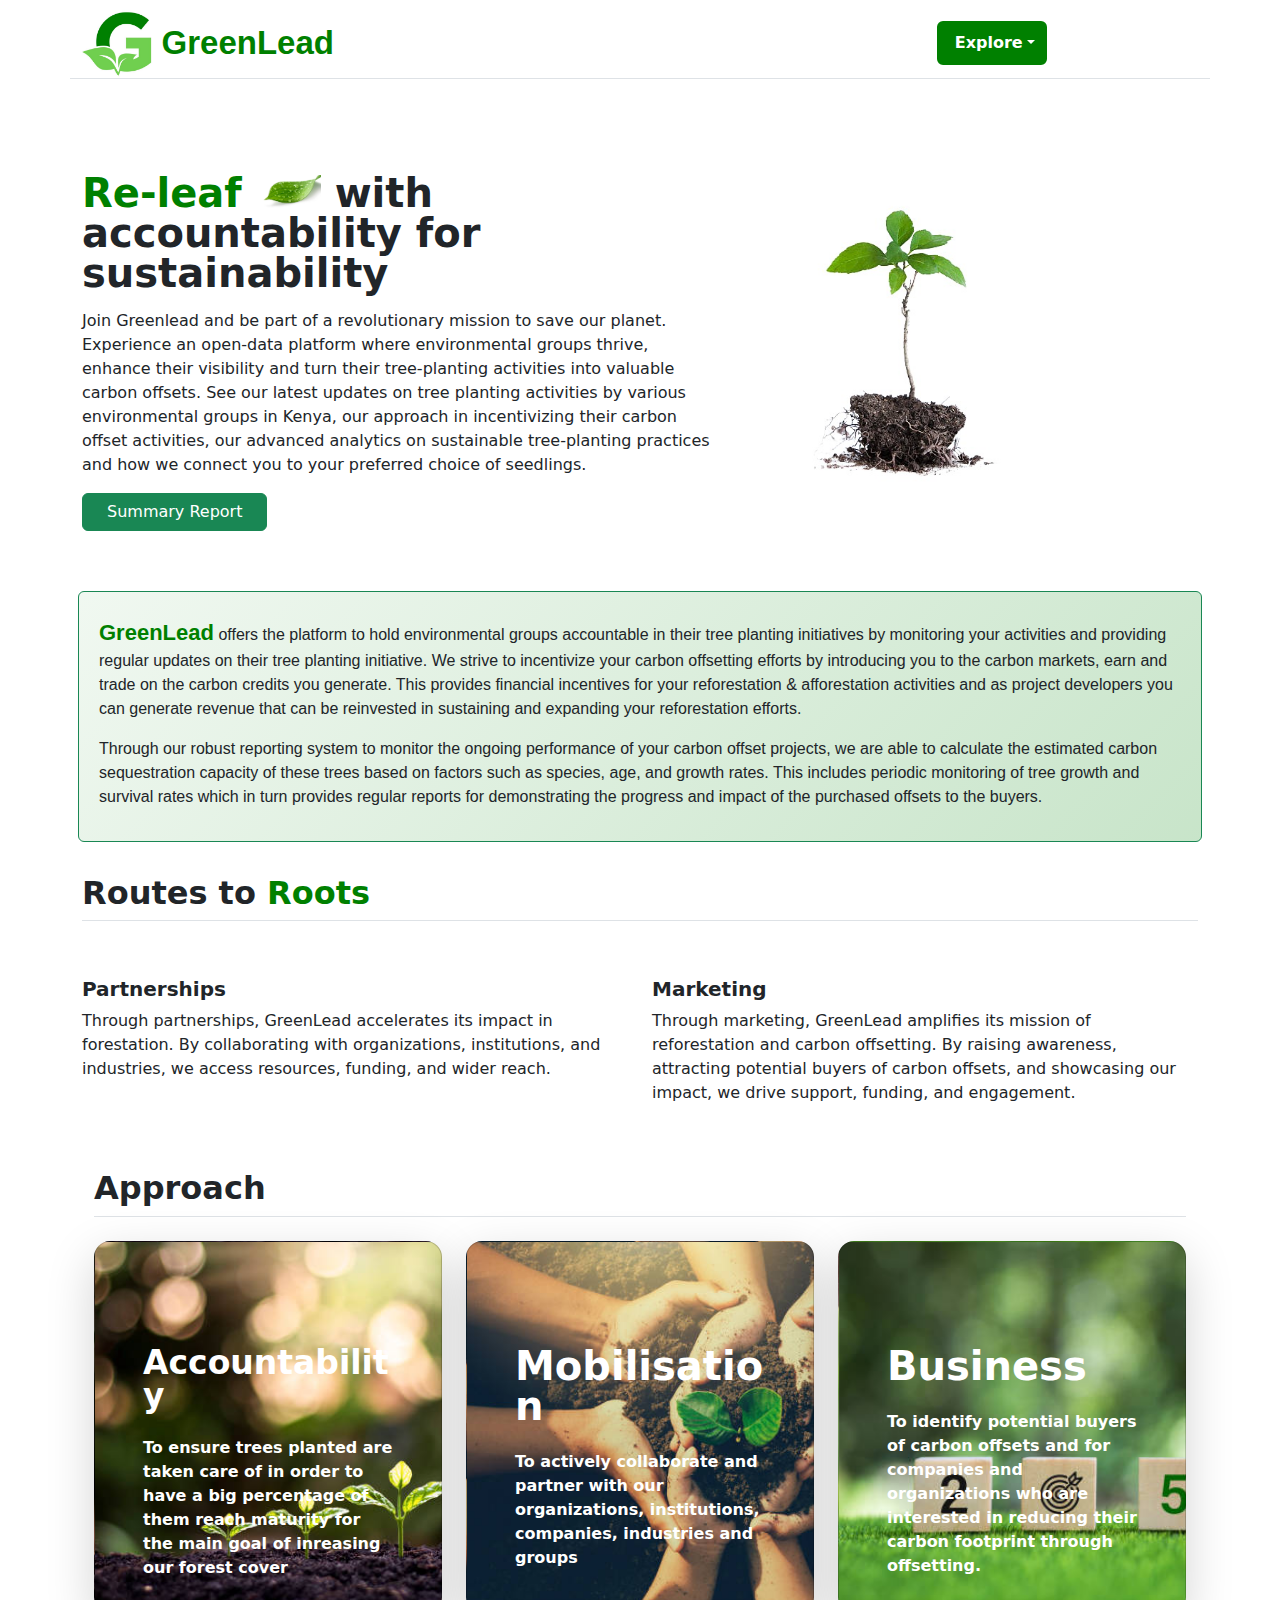
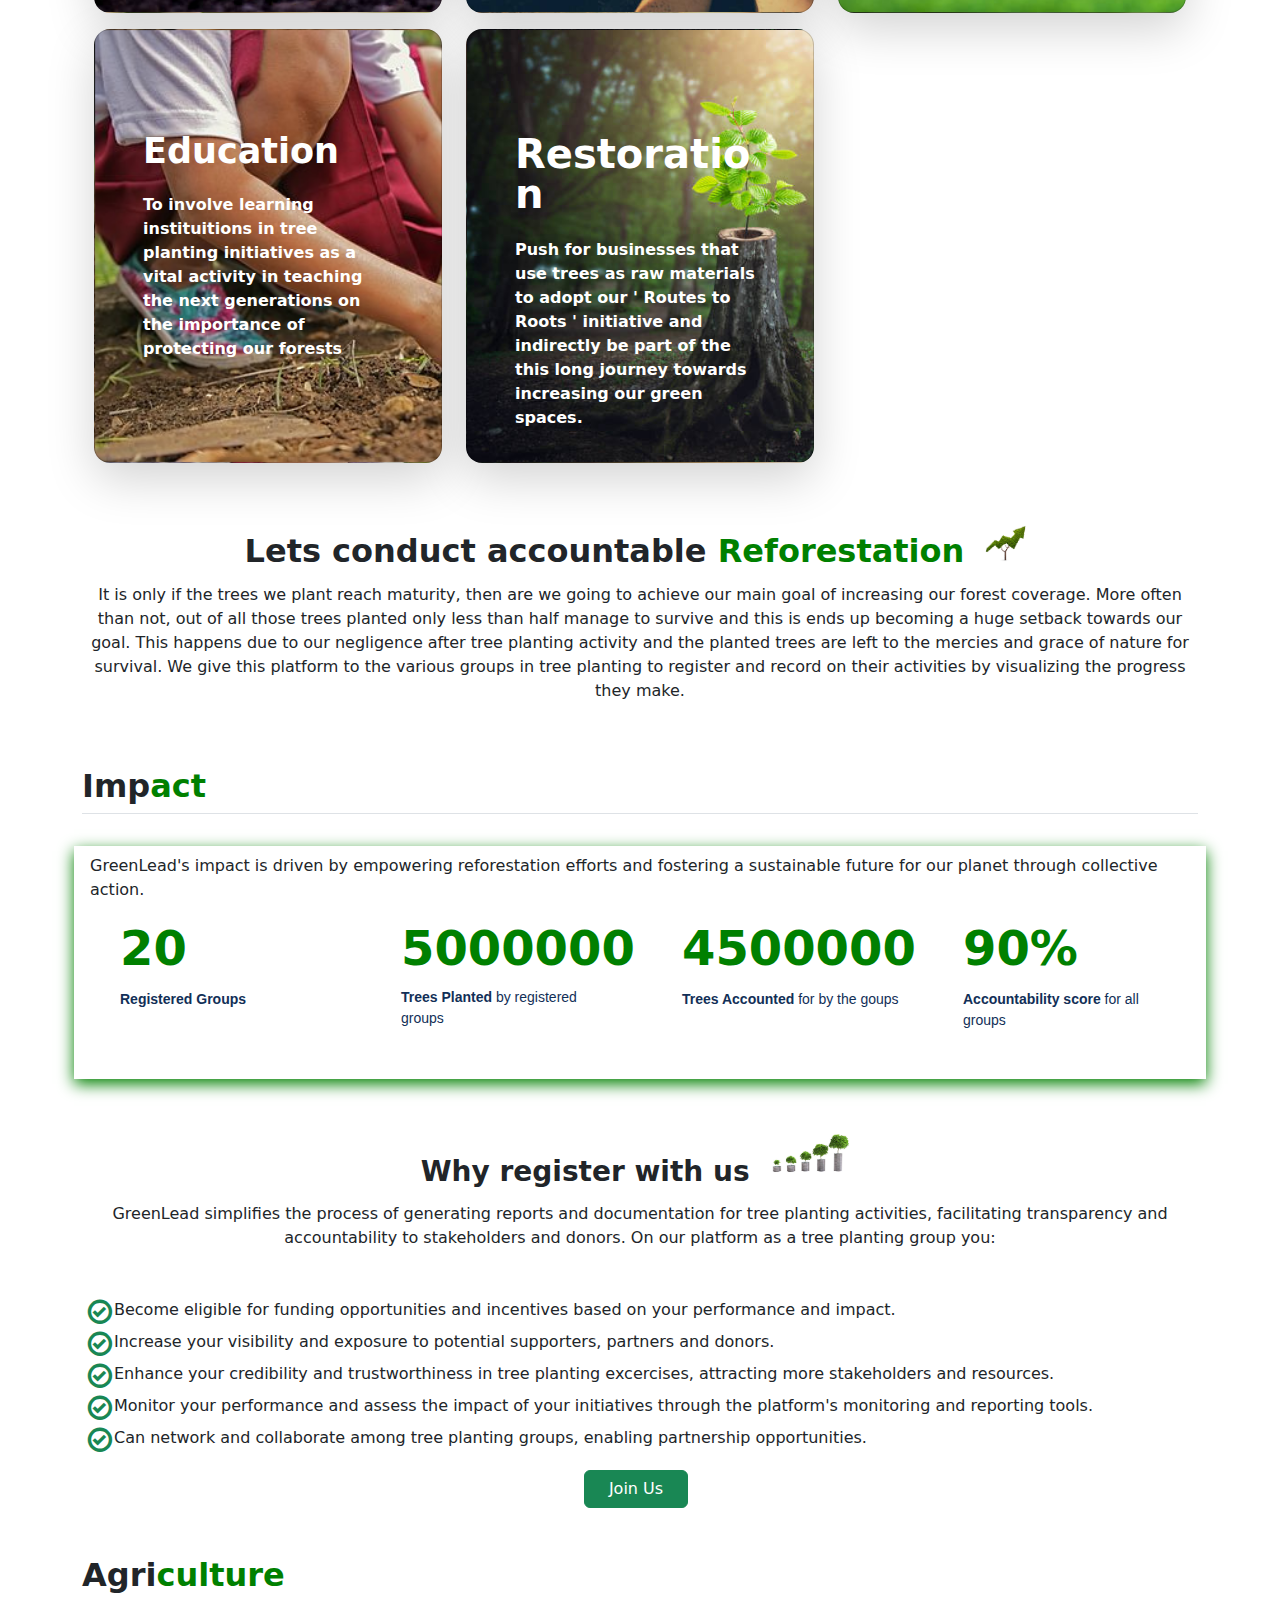
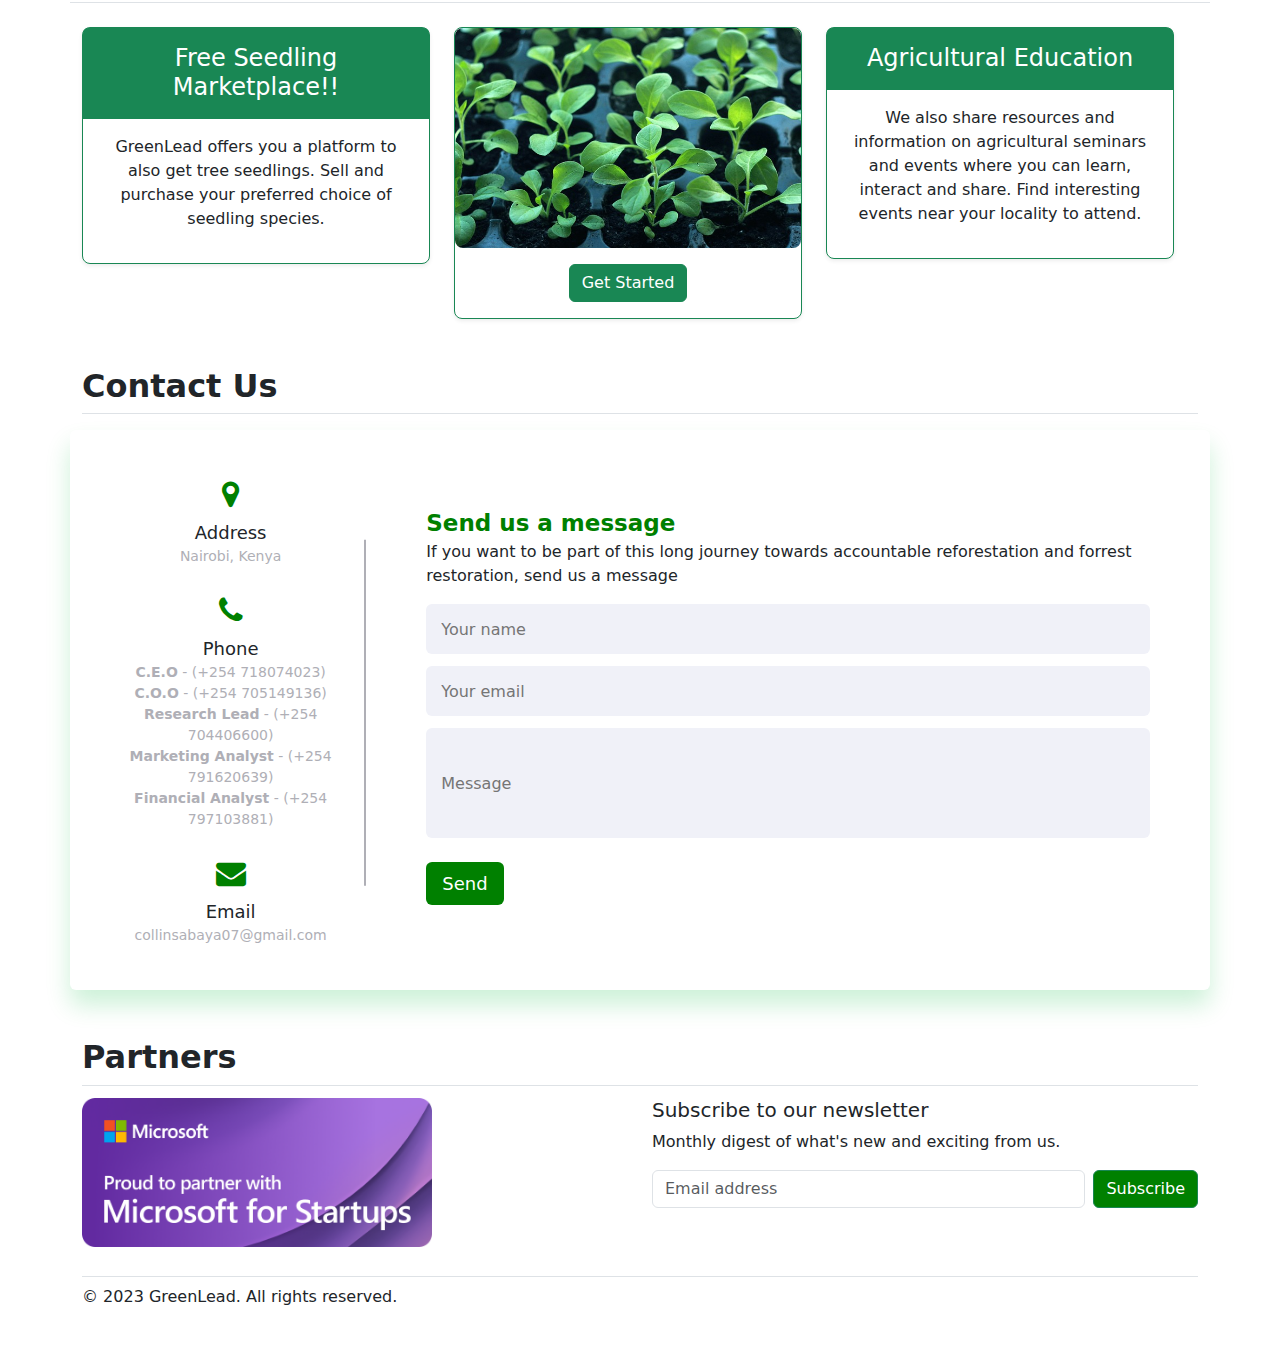
<file: index.html>
<!DOCTYPE html>
<html lang="en">
<head>
    <meta charset="UTF-8">
    <meta http-equiv="X-UA-Compatible" content="IE=edge">
    <meta name="viewport" content="width=device-width, initial-scale=1.0">
    <title> Green Space </title>
    <link href="index.css" rel="stylesheet">
    <link href="https://cdn.jsdelivr.net/npm/bootstrap@5.3.0-alpha1/dist/css/bootstrap.min.css" rel="stylesheet" >
    <link href='https://unpkg.com/boxicons@2.1.4/css/boxicons.min.css' rel='stylesheet'>
    <link rel="stylesheet" href="https://cdnjs.cloudflare.com/ajax/libs/font-awesome/4.7.0/css/font-awesome.min.css">
   

   
</head>
<body>
      
      <main>

         <!-- Navigation bar -->
         <nav class="navbar navbar-expand-lg" id="navigation" >
            <div class="container border-bottom">
              <a href="index.html" class="d-flex align-items-center col-md-3 mb-2 mb-md-0 text-dark text-decoration-none">
                <img id="logo-img" src="img/GL1.jpg" alt="" class="bi me-1" width="70" height="70" role="img" >
              <span id="logo" class="">GreenLead</span>
            </a>
              
              <button style="color: green;" class="navbar-toggler" type="button" data-bs-toggle="collapse" data-bs-target="#navbarColor02" aria-controls="navbarColor02" aria-expanded="false" aria-label="Toggle navigation">
                <span  class="navbar-toggler-icon"></span>
              </button>
              <div class="container-fluid" >
                <div class="row">
                    <div class="col-8"></div>
    
                    <div class="col-4 navbar-collapse collapse"  id="navbarColor02">

  
                      
                      <ul class="nav nav-pills">
                        <li class="nav-item dropdown">
                          <a class="nav-link dropdown-toggle show " id="drop" data-bs-toggle="dropdown" href="#" role="button" aria-haspopup="true" aria-expanded="true">Explore</a>
                          <div id="glass" class="dropdown-menu hide" data-popper-placement="bottom-start" style="position: absolute; inset: 0px auto auto 0px; margin: 0px; transform: translate(0px, 42px); width: 200px;">
                            
                            <a class="dropdown-item" href="html/register.html">Register</a>
                            <a class="dropdown-item" href="html/login.html">Login</a>
                            
                            <a class="dropdown-item" href="html/about.html">About Us</a>
                            <a class="dropdown-item" href="html/farmers.html">Farmers' Corner</a>
                            <div class="dropdown-divider"></div>
                            <h6 id="tree">Tree planting initiative</h6>
                            <a class="dropdown-item" href="html/main.html">Project GreenLead</a>
                          </div>
                        </li>
                      </ul>
                    </div>
                </div>
               
              </div>
              
            </div>
          </nav>
    


        <!-- hero -->

        <div style="background-color: white;" id="hero" class="container col-xxl-12 mt-3">
            <div class="row flex-lg-row-reverse align-items-center g-5 py-5">
              <div class="col-10 col-sm-8 col-lg-5">
                <img src="img/tree14-removebg-preview.jpg" class="d-block mx-lg-auto img-fluid" alt="" width="800" height="750" loading="lazy">
              </div>
              <div class="col-lg-7">
                  <h1 class=" fw-bold lh-1 mb-3"> 
                    <span class="releaf">Re-leaf</span>  <img src="img/leaff.jpg" alt="" class="bi mt-4" width="65" height="37" role="img" > with accountability for sustainability
                  </h1>
                  <p >Join Greenlead and be part of a revolutionary mission to save our planet. Experience an open-data platform where
                    environmental groups thrive, enhance their visibility and turn their tree-planting activities into valuable carbon offsets. 
                     See our latest updates on tree planting activities by various environmental groups in Kenya, 
                     our approach in incentivizing their carbon offset activities, our advanced analytics on sustainable 
                     tree-planting practices and how we connect you to your preferred choice of seedlings.
                    </p>
                <div class="d-grid gap-2 d-md-flex justify-content-md-start">
                  <a class="btn btn-success px-4 me-md-2" href="html/main.html">Summary Report</a>
                  
                </div>
                
              </div>
            </div>
          </div>

          
          <div  class="container col-xxl-12 mt-1">
            <div class="row py-3 g-2">
              <div id="wave" class="card border-success mb-3">               
                <div class="card-body">
                  <h4 id="title" class="card-title mb-2"></h4>
                  <p> <span class=" fw-bold releaf1">GreenLead</span> offers the platform to hold environmental groups accountable in their tree planting initiatives by monitoring
                    your activities and providing regular updates on their tree planting initiative. We strive to incentivize your carbon offsetting efforts by introducing you to the carbon markets, 
                    earn and trade on the carbon credits you generate. This provides financial incentives for your reforestation & afforestation activities and as project developers you can generate 
                    revenue that can be reinvested in sustaining and expanding your reforestation efforts.
                     
                  </p>
                  <p>Through our robust reporting system to monitor the ongoing performance of your carbon offset projects, we are able to calculate the estimated carbon sequestration capacity of these trees based on factors such as species, age, and growth rates.
                    This includes periodic monitoring of tree growth and survival rates which in turn provides regular reports for demonstrating the progress and impact of the purchased offsets to the buyers.
                  </p>
                </div>
              </div>
            </div>
          </div>


          <!-- Roots to Routes -->

          <div class="container " id="hanging-icons">
            <h2  class="pb-2 border-bottom fw-bold">Routes to <span class="root">Roots</span></h2>
            <div class="row g-4 py-5">

              <div class="col-6 align-items-start">
                <div>
                  <h3 class="fs-5 fw-bold">Partnerships</h3>
                  <p>Through partnerships, GreenLead accelerates its impact in forestation. By collaborating with organizations, institutions, and industries, we access resources, funding, and wider reach. 
                    
                  </p>                 
                </div>
              </div>

              <div class="col-6 align-items-start">
                <div>
                  <h3 class="fs-5 fw-bold">Marketing</h3>
                  <p>
                    Through marketing, GreenLead amplifies its mission of reforestation and carbon offsetting. By raising awareness, attracting potential buyers of carbon offsets,
                    and showcasing our impact, we drive support, funding, and engagement. 
                  </p>
                </div>
              </div>


            </div>
          </div>



          <div class="container px-4 " id="custom-cards">
            <h2  class="pb-2 border-bottom fw-bold">Approach</h2>    
            <div class="row row-cols-1 row-cols-lg-3 align-items-stretch g-4 py-3">
              <div class="col">
                <div id="image1" class="card card-cover h-100 overflow-hidden text-bg-dark rounded-4 shadow-lg" >
                  <div class="d-flex flex-column h-100 p-5 pb-3 text-white text-shadow-1">
                    <h3 id="text1" class="pt-5 mt-2 mb-4 display-6 lh-1 fw-bold">Accountability</h3>
                    <p class="fw-bold">To ensure trees planted are taken care of in order to have a big percentage of them reach maturity for the main goal of inreasing our forest cover</p>
                  
                  </div>
                </div>
              </div>
        
              <div class="col">
                <div id="image2" class="card card-cover h-100  overflow-hidden text-bg-dark rounded-4 shadow-lg" >
                  <div class="d-flex flex-column h-100 p-5 pb-3 text-white text-shadow-1">
                    <h3  id="text" class="pt-5 mt-2 mb-4 display-6 lh-1 fw-bold">Mobilisation</h3>
                    <p class="fw-bold">To actively collaborate and partner with our organizations, institutions, companies, industries and groups</p>
                  </div>
                </div>
              </div>
        
              <div class="col">
                <div id="image3" class="card card-cover h-100 overflow-hidden text-bg-dark rounded-4 shadow-lg">
                  <div class="d-flex flex-column h-100 p-5 pb-3 text-shadow-1">
                    <h3 class="pt-5 mt-2 mb-4 display-6 lh-1 fw-bold">Business</h3>
                    <p class="fw-bold">To identify potential buyers of carbon offsets and for companies and organizations
                       who are interested in reducing their carbon footprint through offsetting.
                    </p>
                  </div>
                </div>
              </div>
            </div>
          </div>

          <div class="container px-4 " id="custom-cards">
            <div class="row row-cols-1 row-cols-lg-3 align-items-stretch g-4 ">
              <div class="col">
                <div id="image4" class="card card-cover h-100 overflow-hidden text-bg-dark rounded-4 shadow-lg" >
                  <div class="d-flex flex-column h-100 p-5 pb-3 text-white text-shadow-1">
                    <h3 style="font-size: 35px;" class="pt-5 mt-2 mb-4 display-6 lh-1 fw-bold">Education</h3>
                    <p  class="fw-bold">To involve learning instituitions in tree planting initiatives as a vital activity in teaching
                      the next generations on the importance of protecting our forests
                    </p>
                  </div>
                </div>
              </div>
        
              <div class="col">
                <div id="image5" class="card card-cover h-100  overflow-hidden text-bg-dark rounded-4 shadow-lg" >
                  <div class="d-flex flex-column h-100 p-5 pb-3 text-white text-shadow-1">
                    <h3  id="text" class="pt-5 mt-2 mb-4 display-6 lh-1 fw-bold">Restoration</h3>
                    <p class="fw-bold">Push for businesses that use trees as raw materials to adopt our ' Routes to Roots ' initiative and indirectly be part of the this long journey towards
                      increasing our green spaces.</p>
                  </div>
                </div>
              </div>
            </div>
          </div>

          <!-- How it Works -->
          <div style="background-color: white;" id="hero" class="container col-xxl-8 mt-2">
            <div class="row flex-lg-row-reverse align-items-center g-5 py-5">
              <div id="reforest" class="col-lg-12">
                <h2 class=" fw-bold lh-1 mb-3"> 
                     Lets conduct accountable <span class="releaf">Reforestation</span>  <img src="img/grow2.jpg" alt="" class="bi " width="60" height="47" role="img" >
                </h2>
                <p >
                  It is only if the trees we plant reach maturity, then are we going to achieve our main goal of increasing our forest coverage. More often than not, out of all those trees planted
                  only less than half manage to survive and this is ends up becoming a huge setback towards our goal. This happens due to our negligence after tree planting activity and the planted trees are left
                  to the mercies and grace of nature for survival. We give this platform to the various groups in tree planting to register and record on their activities by visualizing the progress they make.
                  
                </p> 
              </div>
          
            </div>
          </div>


           <!-- measured impact -->

           <div class="container " id="hanging-icons">
            <h2  class="pb-2 border-bottom fw-bold">Imp<span class="root">act</span></h2>
            <div class="row g-3 py-4">

              <!-- ======= Facts Section ======= -->
                <section id="facts" class="facts">
                  <div class="container p-2">

                      <p>GreenLead's impact is driven by empowering reforestation efforts and fostering a sustainable future for our planet through collective action. </p>

                    <div class="row no-gutters">
                      
                      <div class="col-lg-3 col-md-6 d-md-flex align-items-md-stretch" data-aos="fade-up" data-aos-delay="100">
                        <div class="count-box">
                          <i class="bi bi-journal-richtext"></i>
                          <span>20</span>
                          <p><strong>Registered Groups</strong></p>
                        </div>
                      </div>

                      <div class="col-lg-3 col-md-6 d-md-flex align-items-md-stretch" data-aos="fade-up">
                        <div class="count-box">
                         
                          <span>5000000</span>
                          <p><strong>Trees Planted</strong> by registered groups</p>
                        </div>
                      </div>


                      <div class="col-lg-3 col-md-6 d-md-flex align-items-md-stretch" data-aos="fade-up" data-aos-delay="200">
                        <div class="count-box">
                          <i class="bi bi-headset"></i>
                          <span>4500000</span>
                          <p><strong>Trees Accounted</strong> for by the goups</p>
                        </div>
                      </div>

                      <div class="col-lg-3 col-md-6 d-md-flex align-items-md-stretch" data-aos="fade-up" data-aos-delay="300">
                        <div class="count-box">
                          <i class="bi bi-people"></i>
                          <span >90%</span>
                          <p><strong>Accountability score</strong> for all groups</p>
                        </div>
                      </div>

                    </div>

                  </div>

                </section> 
                
         
            </div>
          </div>

 

          <!-- why register with us -->

          <div style="background-color: white;" id="hero" class="container col-xxl-8 ">
            <div class="row flex-lg-row-reverse align-items-center g-4 py-4">
              <div id="reforest" class="col-lg-12">

                <h3 class=" fw-bold lh-1 mb-3"> 
                  Why register with us<span class="releaf"></span>  <img src="img/money12.jpg" alt="" class="bi " width="100" height="57" role="img" >
               </h3>

                <p>
                  GreenLead simplifies the process of generating reports and documentation for tree planting activities, facilitating transparency and accountability to stakeholders and donors. On our platform as a tree planting group you:
                  <ul class="list-unstyled text-center mt-5">
                    <li class="d-flex m-1"><i class='bx bx-check-circle fs-3 fw-bold text-success'></i> Become eligible for funding opportunities and incentives based on your performance and impact.</li>
                    <li class="d-flex m-1"><i class='bx bx-check-circle fs-3 fw-bold text-success'></i> Increase your visibility and exposure to potential supporters, partners and donors.</li>
                    <li class="d-flex m-1"><i class='bx bx-check-circle fs-3 fw-bold text-success'></i> Enhance your credibility and trustworthiness in tree planting excercises, attracting more stakeholders and resources.</li>
                    <li class="d-flex m-1"><i class='bx bx-check-circle fs-3 fw-bold text-success'></i> Monitor your performance and assess the impact of your initiatives through the platform's monitoring and reporting tools.</li>
                    <li class="d-flex m-1"><i class='bx bx-check-circle fs-3 fw-bold text-success'></i> Can network and collaborate among tree planting groups, enabling partnership opportunities.</li>
                  </ul>
                </p>
                <div class="d-grid gap-2 d-md-flex justify-content-md-center">
                  <a class="btn btn-success px-4 me-md-2" href="html/main.html">Join Us</a>    
                </div>
              </div>
          
            </div>
          </div>


          <div class="container mt-4">
            <div class="row">
              <h2  class="pb-2 border-bottom fw-bold">Agri<span class="root">culture</span></h2>  
              <div class="row row-cols-1 row-cols-md-3 mb-3 text-center mt-2 py-2">
                <div class="col">
                  <div class="card mb-4 rounded-3 shadow-sm border-success">
                    <div class="card-header py-3 text-bg-success border-success">
                      <h4 class="my-0 fw-normal">Free Seedling Marketplace!!</h4>
                    </div>
                    <div class="card-body">
                      <p>GreenLead offers you a platform to also get tree seedlings. Sell and purchase your preferred choice of seedling species.
                      </p>
                    </div>
                  </div>
                </div>
                <div class="col">
                  
                  <div class="card mb-4 rounded-3 shadow-sm border-success" >
                    <img src="img/sell3.jpg" class="  rounded-3" alt="" height="220px" loading="lazy">
                    <div class="card-body">
                      
                      <a href="{% url 'farmer' %}" class="btn btn-success">Get Started</a>
                    </div>
                  </div>
                  
                </div>
                <div class="col">
                  <div class="card mb-4 rounded-3 shadow-sm border-success">
                    <div class="card-header py-3 text-bg-success border-success">
                      <h4 class="my-0 fw-normal">Agricultural Education</h4>
                    </div>
                    <div class="card-body">
                      
                      <p>
                        We also share resources and information on agricultural seminars and events where
                        you can learn, interact and share. Find interesting events near your locality to attend.
                      </p>
                    </div>
                  </div>
                </div>
              </div>
            </div>
          </div>

          <div class="container">
            <h2  class="pb-2 border-bottom fw-bold">Contact Us</h2>
          </div>


          <div id="container" class="container mt-3 mb-5">
            
            <div class="content">
              <div class="left-side">
                <div class="address details">
                  <i class="fa fa-map-marker"></i>
                  <div class="topic">Address</div>
                  <div class="text-one">Nairobi, Kenya</div>
                </div>
                <div class="phone details">
                  <i class="fa fa-phone"></i>
                  <div class="topic">Phone</div>
                  <div class="text-one"><span class="fw-bold">C.E.O</span> - (+254 718074023)</div>
                  <div class="text-one"><span class="fw-bold">C.O.O</span> - (+254 705149136)</div>
                  <div class="text-one"><span class="fw-bold">Research Lead</span> - (+254 704406600)</div>
                  <div class="text-one"><span class="fw-bold">Marketing Analyst</span> - (+254 791620639)</div>
                  <div class="text-one"><span class="fw-bold">Financial Analyst</span> - (+254 797103881)</div>
                </div>
                <div class="email details"> 
                  <i class="fa fa-envelope"></i>
                  <div class="topic">Email</div>
                  <div class="text-one">collinsabaya07@gmail.com</div>
                </div>
              </div>
              <div class="right-side" >
                <div class="topic-text">Send us a message</div>
                <p>If you want to be part of this long journey towards accountable reforestation and forrest restoration,
                  send us a message
                </p>
              <form action="#">
                <div class="input-box">
                  <input type="text" placeholder="Your name">
                </div>
                <div class="input-box">
                  <input type="email" placeholder="Your email">
                </div>
                <div class="input-box message-box">
                  <input type="text" placeholder="Message ">
                </div>
                <div class="button">
                  <input type="button" value="Send" >
                </div>
              </form>
            </div>
            </div>
          </div>



          <!-- Footer -->

            
          <div class="container">
            <h2  class="pb-2 border-bottom fw-bold">Partners</h2>

            <footer class="py-1">
              <div class="row">
                <div class="col-6 mb-3">
                  <img src="img/MS_Startups_Celebration_Badge_Dark.png" alt="" class="img-fluid bi me-2"  role="img" width="350px" height="220px">
                </div>
          
                <div class="col-6 mb-3">
                  <form>
                    <h5>Subscribe to our newsletter</h5>
                    <p>Monthly digest of what's new and exciting from us.</p>
                    <div class="d-flex flex-column flex-sm-row w-100 gap-2">
                      <label for="newsletter1" class="visually-hidden">Email address</label>
                      <input id="newsletter1" type="text" class="form-control" placeholder="Email address">
                      <button id="subscribe" class="btn btn-success" type="button">Subscribe</button>
                    </div>
                  </form>
                </div>
          
              
          
                
              </div>
          
              <div class="d-flex flex-column flex-sm-row justify-content-between py-2 my-2 border-top">
                <p>&copy; 2023 GreenLead. All rights reserved.</p>
                <ul class="list-unstyled d-flex">
                  <li class="ms-3"><a class="link-body-emphasis" href="#"><svg class="bi" width="24" height="24"><use xlink:href="#twitter"/></svg></a></li>
                  <li class="ms-3"><a class="link-body-emphasis" href="#"><svg class="bi" width="24" height="24"><use xlink:href="#instagram"/></svg></a></li>
                  <li class="ms-3"><a class="link-body-emphasis" href="#"><svg class="bi" width="24" height="24"><use xlink:href="#facebook"/></svg></a></li>
                </ul>
              </div>
            </footer>

          </div>

        

          


      </main>
     
      <script src="https://cdn.jsdelivr.net/npm/bootstrap@5.3.0-alpha1/dist/js/bootstrap.bundle.min.js" ></script>
    <script src="index.js"></script>
</body>
</html>
</file>
<file: index.css>
.bd-placeholder-img {
    font-size: 1.125rem;
    text-anchor: middle;
    -webkit-user-select: none;
    -moz-user-select: none;
    user-select: none;
  }

  @media (min-width: 768px) {
    .bd-placeholder-img-lg {
      font-size: 3.5rem;
    }
  }

  .b-example-divider {
    height: 1rem;
    background-color: rgba(0, 0, 0, .1);
    border: solid rgba(0, 0, 0, .15);
    border-width: 1px 0;
    box-shadow: inset 0 .5em 1.5em rgba(0, 0, 0, .1), inset 0 .125em .5em rgba(0, 0, 0, .15);
  }

  .b-example-vr {
    flex-shrink: 0;
    width: 1.5rem;
    height: 100vh;
  }

  .bi {
    vertical-align: -.125em;
    fill: currentColor;
  }

  .nav-scroller {
    position: relative;
    z-index: 2;
    height: 2.75rem;
    overflow-y: hidden;
  }

  .nav-scroller .nav {
    display: flex;
    flex-wrap: nowrap;
    padding-bottom: 1rem;
    margin-top: -1px;
    overflow-x: auto;
    text-align: center;
    white-space: nowrap;
    -webkit-overflow-scrolling: touch;
  }

  #logo{
    color: #008000;
    font-weight: bolder;
    margin-left: 2%;
    font-size: 33px;
    font-family: 'Lucida Sans', 'Lucida Sans Regular', 'Lucida Grande', 'Lucida Sans Unicode', Geneva, Verdana, sans-serif;
  }


   /*--------------------------------------------------------------
# Facts
--------------------------------------------------------------*/
.facts {
  padding-bottom: 30px;
  box-shadow: green 0px 5px 15px;
  ;
}

.facts .count-box {
  padding: 10px;
  width: 100%;
}


.facts .count-box span {
  font-size: 48px;
  line-height: 40px;
  font-weight: 700;
  color: green;
  margin-left: 20px;
}

.facts .count-box p {
  padding: 15px 0 0 0;
  margin: 0 0 0 20px;
  font-family: "Raleway", sans-serif;
  font-size: 14px;
  color: #122f57;
}

.facts .count-box a {
  font-weight: 600;
  display: block;
  margin-top: 20px;
  color: #122f57;
  font-size: 15px;
  font-family: "Poppins", sans-serif;
  transition: ease-in-out 0.3s;
}

.facts .count-box a:hover {
  color: #1f5297;
}






  /* Extra CSS */

  .form-control-dark {
    border-color: var(--bs-gray);
  }
  .form-control-dark:focus {
    border-color: #fff;
    box-shadow: 0 0 0 .25rem rgba(255, 255, 255, .25);
  }
  
  .text-small {
    font-size: 85%;
  }
  
  .dropdown-toggle {
    outline: 0;
  }


  /* Hero section */

  .bd-placeholder-img {
    font-size: 1.125rem;
    text-anchor: middle;
    -webkit-user-select: none;
    -moz-user-select: none;
    user-select: none;
  }

  @media (min-width: 768px) {
    .bd-placeholder-img-lg {
      font-size: 3.5rem;
    }
  }

  .b-example-divider {
    height: 3rem;
    background-color: rgba(0, 0, 0, .1);
    border: solid rgba(0, 0, 0, .15);
    border-width: 1px 0;
    box-shadow: inset 0 .5em 1.5em rgba(0, 0, 0, .1), inset 0 .125em .5em rgba(0, 0, 0, .15);
  }

  .b-example-vr {
    flex-shrink: 0;
    width: 1.5rem;
    height: 100vh;
  }

  .bi {
    vertical-align: -.125em;
    fill: currentColor;
  }

  .nav-scroller {
    position: relative;
    z-index: 2;
    height: 2.75rem;
    overflow-y: hidden;
  }

  .nav-scroller .nav {
    display: flex;
    flex-wrap: nowrap;
    padding-bottom: 1rem;
    margin-top: -1px;
    overflow-x: auto;
    text-align: center;
    white-space: nowrap;
    -webkit-overflow-scrolling: touch;
  }
  #hero{
    background-color: rgb(252, 252, 252) ;
  }
  .releaf{
    color: green;
  }

  #title{
    text-decoration-line: underline ;
    text-decoration-color: green;
  }

  .releaf1{
    color: green;
    font-size: 22px;
  }




  /* Wave */

  #wave {
    margin: auto;
    font-family: -apple-system, BlinkMacSystemFont, sans-serif;
    overflow: auto;
    background: linear-gradient(315deg, #cadecb 3%, white 38%, #b2dab4 68%, white 98%);
    animation: gradient 10s ease infinite;
    background-size: 400% 400%;
    background-attachment: fixed;
}

@keyframes gradient {
    0% {
        background-position: 0% 0%;
    }
    50% {
        background-position: 100% 100%;
    }
    100% {
        background-position: 0% 0%;
    }
}

.wave {
    background: rgb(255 255 255 / 25%);
    border-radius: 1000% 1000% 0 0;
    position: fixed;
    width: 200%;
    height: 12em;
    animation: wave 10s -3s linear infinite;
    transform: translate3d(0, 0, 0);
    opacity: 0.8;
    bottom: 0;
    left: 0;
    z-index: -1;
}

.wave:nth-of-type(2) {
    bottom: -1.25em;
    animation: wave 18s linear reverse infinite;
    opacity: 0.8;
}

.wave:nth-of-type(3) {
    bottom: -2.5em;
    animation: wave 20s -1s reverse infinite;
    opacity: 0.9;
}

@keyframes wave {
    2% {
        transform: translateX(1);
    }

    25% {
        transform: translateX(-25%);
    }

    50% {
        transform: translateX(-50%);
    }

    75% {
        transform: translateX(-25%);
    }

    100% {
        transform: translateX(1);
    }
}


/* Cards */
#image1{
  background-image: url('img/account.jpg');
  background-size: cover;

}

#image2{
  background-image: url('img/responsible1.jpg');
  background-size: cover;

}
#image3{
  background-image: url('img/carbon5.jpg');
  background-size: cover;

}
#image4{
  background-image: url('img/kids.jpg');
  background-size: cover;
  

}
#image5{
  background-image: url('img/restore.jpg');
  background-size: cover;

}
#text1{
  color: white;
  font-size: 33px;
}
#reforest{
  text-align: center;
}



/* Toggle navbar */
#drop{
  border: 2px solid green;
  margin-left: 5%;
  min-width: 50px;
  color: white;
  background-color: green;
  font-weight: bold;
}
#glass > a{
  font-weight: bold;
 color: black;
}
#glass :hover{
  background-color: #119965;
  font-weight: bold;
  color: white;
}
#tree:hover{
  color: gray;
  background-color: white;
  font-weight: bold;
}
#tree{
  font-weight: bold;
  color: gray;
  text-decoration-style: 2px solid;
  text-decoration: 2px underline;
}



/* Routes to roots */
.root{
  color: green;
}



/* Contact form */

#container{
  width: 100%;
  background: #fff;
  border-radius: 6px;
  padding: 20px 60px 30px 40px;
  box-shadow: 0 15px 25px rgba(3, 187, 58, 0.2);
}
#container .content{
  display: flex;
  align-items: center;
  justify-content: space-between;
}
#container .content .left-side{
  width: 25%;
  height: 100%;
  display: flex;
  flex-direction: column;
  align-items: center;
  justify-content: center;
  margin-top: 15px;
  position: relative;
}
.content .left-side::before{
  content: '';
  position: absolute;
  height: 70%;
  width: 2px;
  right: -15px;
  top: 50%;
  transform: translateY(-50%);
  background: #afafb6;
}
.content .left-side .details{
  margin: 14px;
  text-align: center;
}
.content .left-side .details i{
  font-size: 30px;
  color: green;
  margin-bottom: 10px;
}
.content .left-side .details .topic{
  font-size: 18px;
  font-weight: 500;
}
.content .left-side .details .text-one,
.content .left-side .details .text-two{
  font-size: 14px;
  color: #afafb6;
}
#container .content .right-side{
  width: 75%;
  margin-left: 75px;
}
.content .right-side .topic-text{
  font-size: 23px;
  font-weight: 600;
  color: green;
}
.right-side .input-box{
  height: 50px;
  width: 100%;
  margin: 12px 0;
}
.right-side .input-box input,
.right-side .input-box textarea{
  height: 100%;
  width: 100%;
  border: none;
  outline: none;
  font-size: 16px;
  background: #F0F1F8;
  border-radius: 6px;
  padding: 0 15px;
  resize: none;
}
.right-side .message-box{
  min-height: 110px;
}
.right-side .input-box textarea{
  padding-top: 6px;
}
.right-side .button{
  display: inline-block;
  margin-top: 12px;
}
.right-side .button input[type="button"]{
  color: #fff;
  font-size: 18px;
  outline: none;
  border: none;
  padding: 8px 16px;
  border-radius: 6px;
  background: green;
  cursor: pointer;
  transition: all 0.3s ease;
}
.button input[type="button"]:hover{
  background: #5029bc;
}

@media (max-width: 950px) {
  #container{
    width: 90%;
    padding: 30px 40px 40px 35px ;
  }
  #container .content .right-side{
   width: 75%;
   margin-left: 55px;
}
}
@media (max-width: 600px) {
  #container{
    margin: 40px 0;
    margin-left: 5%;
    height: 100%;
  }
  #container .content{
    flex-direction: column-reverse;
  }
 #container .content .left-side{
   width: 100%;
   flex-direction: row;
   margin-top: 40px;
   justify-content: center;
   flex-wrap: wrap;
 }
 #container .content .left-side::before{
   display: none;
 }
 #container .content .right-side{
   width: 100%;
   margin-left: 0;
 }
}

/* footer */

#subscribe{
  background-color: green;
  
}

   /* Media querries */
   @media only screen and (max-width: 600px) {
  
    #logo{
      font-size: 21px;
  
   }
   #logo-img{
    height: 46px;
    width: 46px;
   }
}


/* Greenlead page */
#statement{
  border: 1px solid green ;
  height: 300px;
  text-align: center;
  font-size: 20px;
  font-weight: bold;
  padding: 2%;
  box-shadow: rgb(139, 197, 139) 0px 30px 60px -4px inset, rgb(138, 190, 138) 0px 18px 36px -12px inset;
}
.specify{
  color: gold;
  font-weight: bold;
}
.specify1{
  color: rgb(153, 152, 152);
  font-weight: bold;
}
.releaf3{
  color: green;
  font-weight: bold;
}
.more-info{
  font-size: 23px;
  margin-top: 5%;
  text-align: center;
}




/* Media querries */
@media only screen and (max-width: 600px) {
  #nav-linking{
      margin-left: 0px;
      margin-top: 10%;
      
  }
  #drop{
      margin-left: 0px;
      margin-top: 10%;
      margin-bottom: 10%;
      
  }
  #hanging-icons{
    display: block;
  }

 


}
</file>
